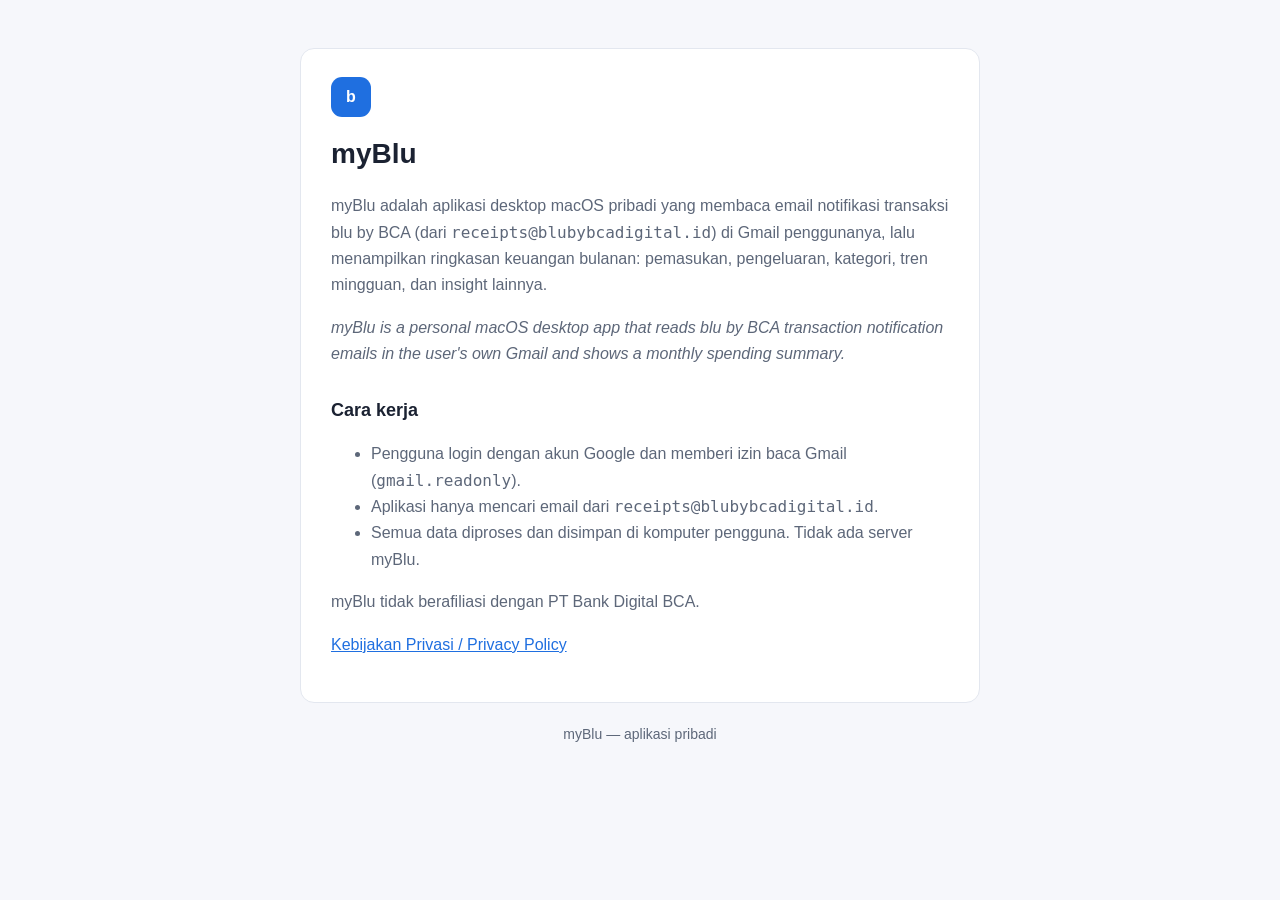
<file: index.html>
<!doctype html>
<html lang="id"><head><meta charset="utf-8"><meta name="viewport" content="width=device-width,initial-scale=1">
<title>myBlu</title><link rel="stylesheet" href="style.css"></head>
<body><main><div class="card">
<div class="mark">b</div>
<h1>myBlu</h1>
<p>myBlu adalah aplikasi desktop macOS pribadi yang membaca email notifikasi transaksi blu by BCA (dari <code>receipts@blubybcadigital.id</code>) di Gmail penggunanya, lalu menampilkan ringkasan keuangan bulanan: pemasukan, pengeluaran, kategori, tren mingguan, dan insight lainnya.</p>
<p><em>myBlu is a personal macOS desktop app that reads blu by BCA transaction notification emails in the user's own Gmail and shows a monthly spending summary.</em></p>
<h2>Cara kerja</h2>
<ul>
<li>Pengguna login dengan akun Google dan memberi izin baca Gmail (<code>gmail.readonly</code>).</li>
<li>Aplikasi hanya mencari email dari <code>receipts@blubybcadigital.id</code>.</li>
<li>Semua data diproses dan disimpan di komputer pengguna. Tidak ada server myBlu.</li>
</ul>
<p>myBlu tidak berafiliasi dengan PT Bank Digital BCA.</p>
<p><a href="privacy.html">Kebijakan Privasi / Privacy Policy</a></p>
</div><footer>myBlu — aplikasi pribadi</footer></main></body></html>
</file>
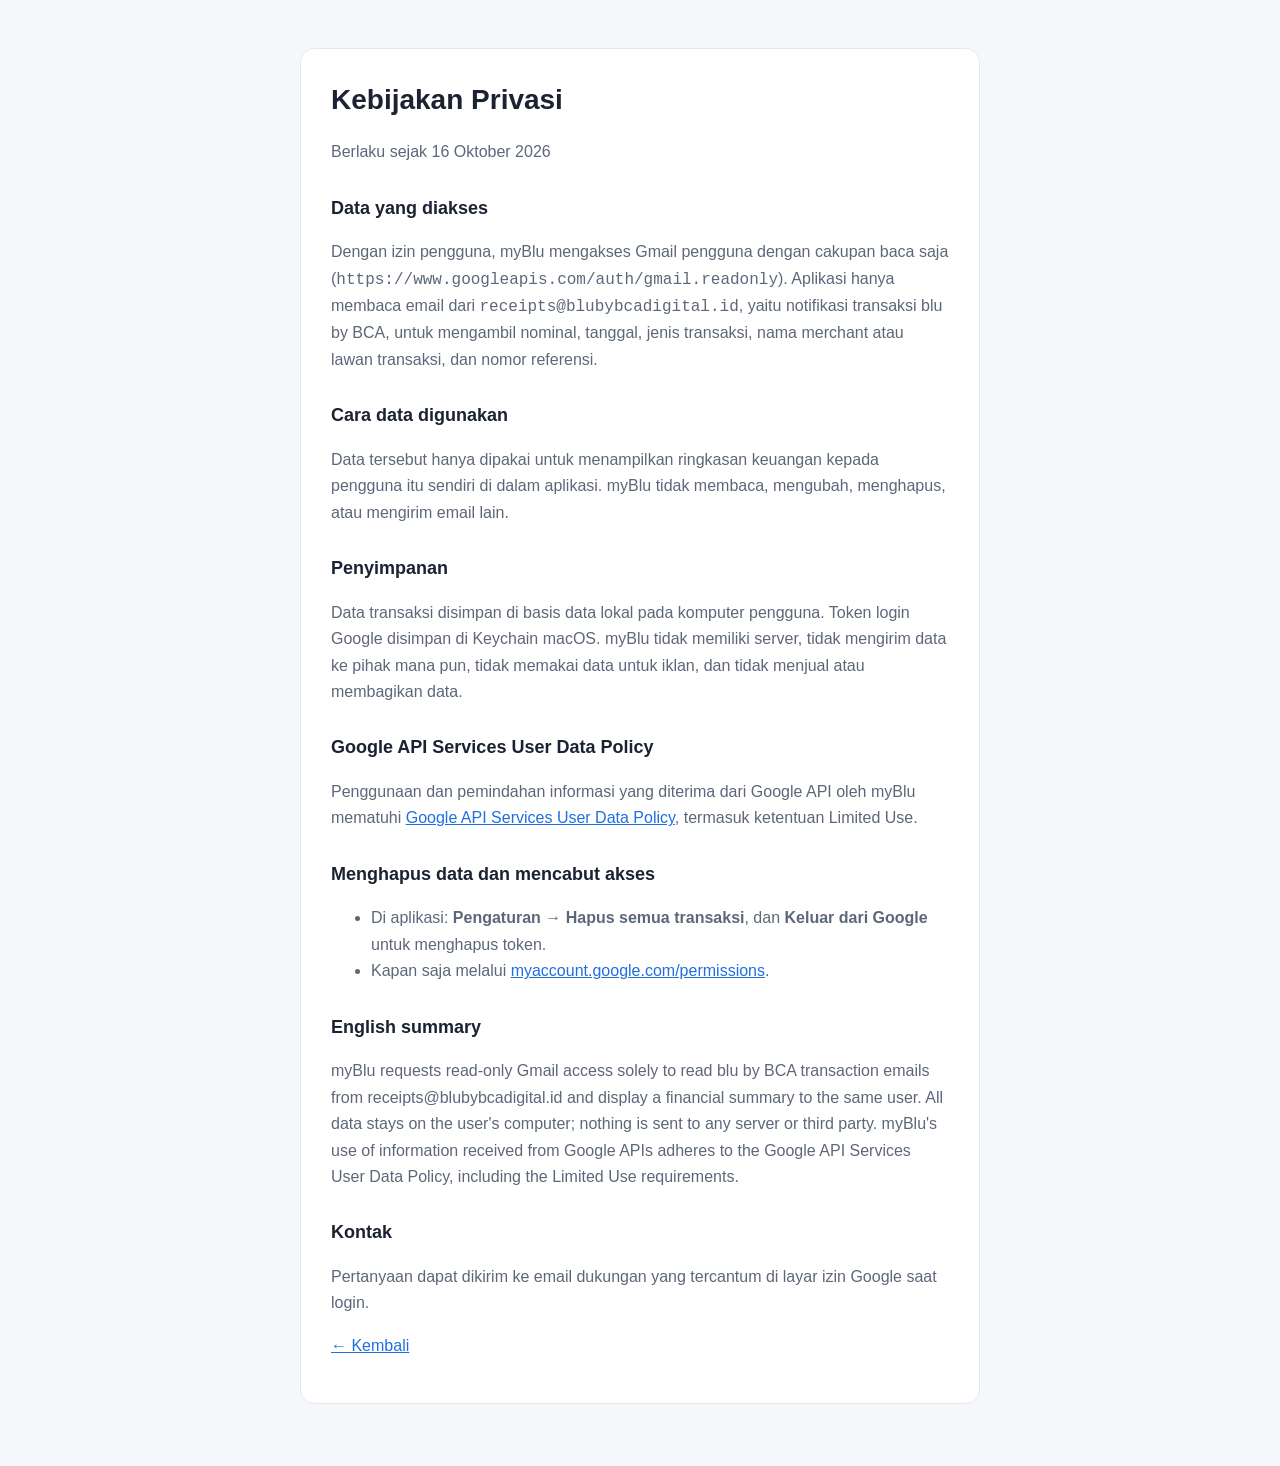
<file: privacy.html>
<!doctype html>
<html lang="id"><head><meta charset="utf-8"><meta name="viewport" content="width=device-width,initial-scale=1">
<title>Kebijakan Privasi — myBlu</title><link rel="stylesheet" href="style.css"></head>
<body><main><div class="card">
<h1>Kebijakan Privasi</h1>
<p>Berlaku sejak 16 Oktober 2026</p>

<h2>Data yang diakses</h2>
<p>Dengan izin pengguna, myBlu mengakses Gmail pengguna dengan cakupan baca saja (<code>https://www.googleapis.com/auth/gmail.readonly</code>). Aplikasi hanya membaca email dari <code>receipts@blubybcadigital.id</code>, yaitu notifikasi transaksi blu by BCA, untuk mengambil nominal, tanggal, jenis transaksi, nama merchant atau lawan transaksi, dan nomor referensi.</p>

<h2>Cara data digunakan</h2>
<p>Data tersebut hanya dipakai untuk menampilkan ringkasan keuangan kepada pengguna itu sendiri di dalam aplikasi. myBlu tidak membaca, mengubah, menghapus, atau mengirim email lain.</p>

<h2>Penyimpanan</h2>
<p>Data transaksi disimpan di basis data lokal pada komputer pengguna. Token login Google disimpan di Keychain macOS. myBlu tidak memiliki server, tidak mengirim data ke pihak mana pun, tidak memakai data untuk iklan, dan tidak menjual atau membagikan data.</p>

<h2>Google API Services User Data Policy</h2>
<p>Penggunaan dan pemindahan informasi yang diterima dari Google API oleh myBlu mematuhi <a href="https://developers.google.com/terms/api-services-user-data-policy">Google API Services User Data Policy</a>, termasuk ketentuan Limited Use.</p>

<h2>Menghapus data dan mencabut akses</h2>
<ul>
<li>Di aplikasi: <b>Pengaturan → Hapus semua transaksi</b>, dan <b>Keluar dari Google</b> untuk menghapus token.</li>
<li>Kapan saja melalui <a href="https://myaccount.google.com/permissions">myaccount.google.com/permissions</a>.</li>
</ul>

<h2>English summary</h2>
<p>myBlu requests read-only Gmail access solely to read blu by BCA transaction emails from receipts@blubybcadigital.id and display a financial summary to the same user. All data stays on the user's computer; nothing is sent to any server or third party. myBlu's use of information received from Google APIs adheres to the Google API Services User Data Policy, including the Limited Use requirements.</p>

<h2>Kontak</h2>
<p>Pertanyaan dapat dikirim ke email dukungan yang tercantum di layar izin Google saat login.</p>
<p><a href="index.html">← Kembali</a></p>
</div></main></body></html>
</file>
<file: style.css>
:root{--bg:#f6f7fb;--card:#fff;--text:#1b2232;--muted:#5d6779;--accent:#1f6fe0;--line:#e3e7ef}
@media (prefers-color-scheme:dark){:root{--bg:#14171d;--card:#1c2028;--text:#e8ebf1;--muted:#9aa3b2;--accent:#5b9cff;--line:#2b313c}}
*{box-sizing:border-box}body{margin:0;background:var(--bg);color:var(--text);font:16px/1.65 -apple-system,BlinkMacSystemFont,"Segoe UI",sans-serif}
main{max-width:720px;margin:0 auto;padding:48px 20px 64px}
.card{background:var(--card);border:1px solid var(--line);border-radius:14px;padding:28px 30px}
h1{font-size:28px;margin:0 0 6px}h2{font-size:18px;margin:28px 0 6px}p,li{color:var(--muted)}
a{color:var(--accent)}.mark{width:40px;height:40px;border-radius:11px;background:var(--accent);color:#fff;display:grid;place-items:center;font-weight:700;margin-bottom:14px}
footer{margin-top:20px;font-size:14px;color:var(--muted);text-align:center}
</file>
